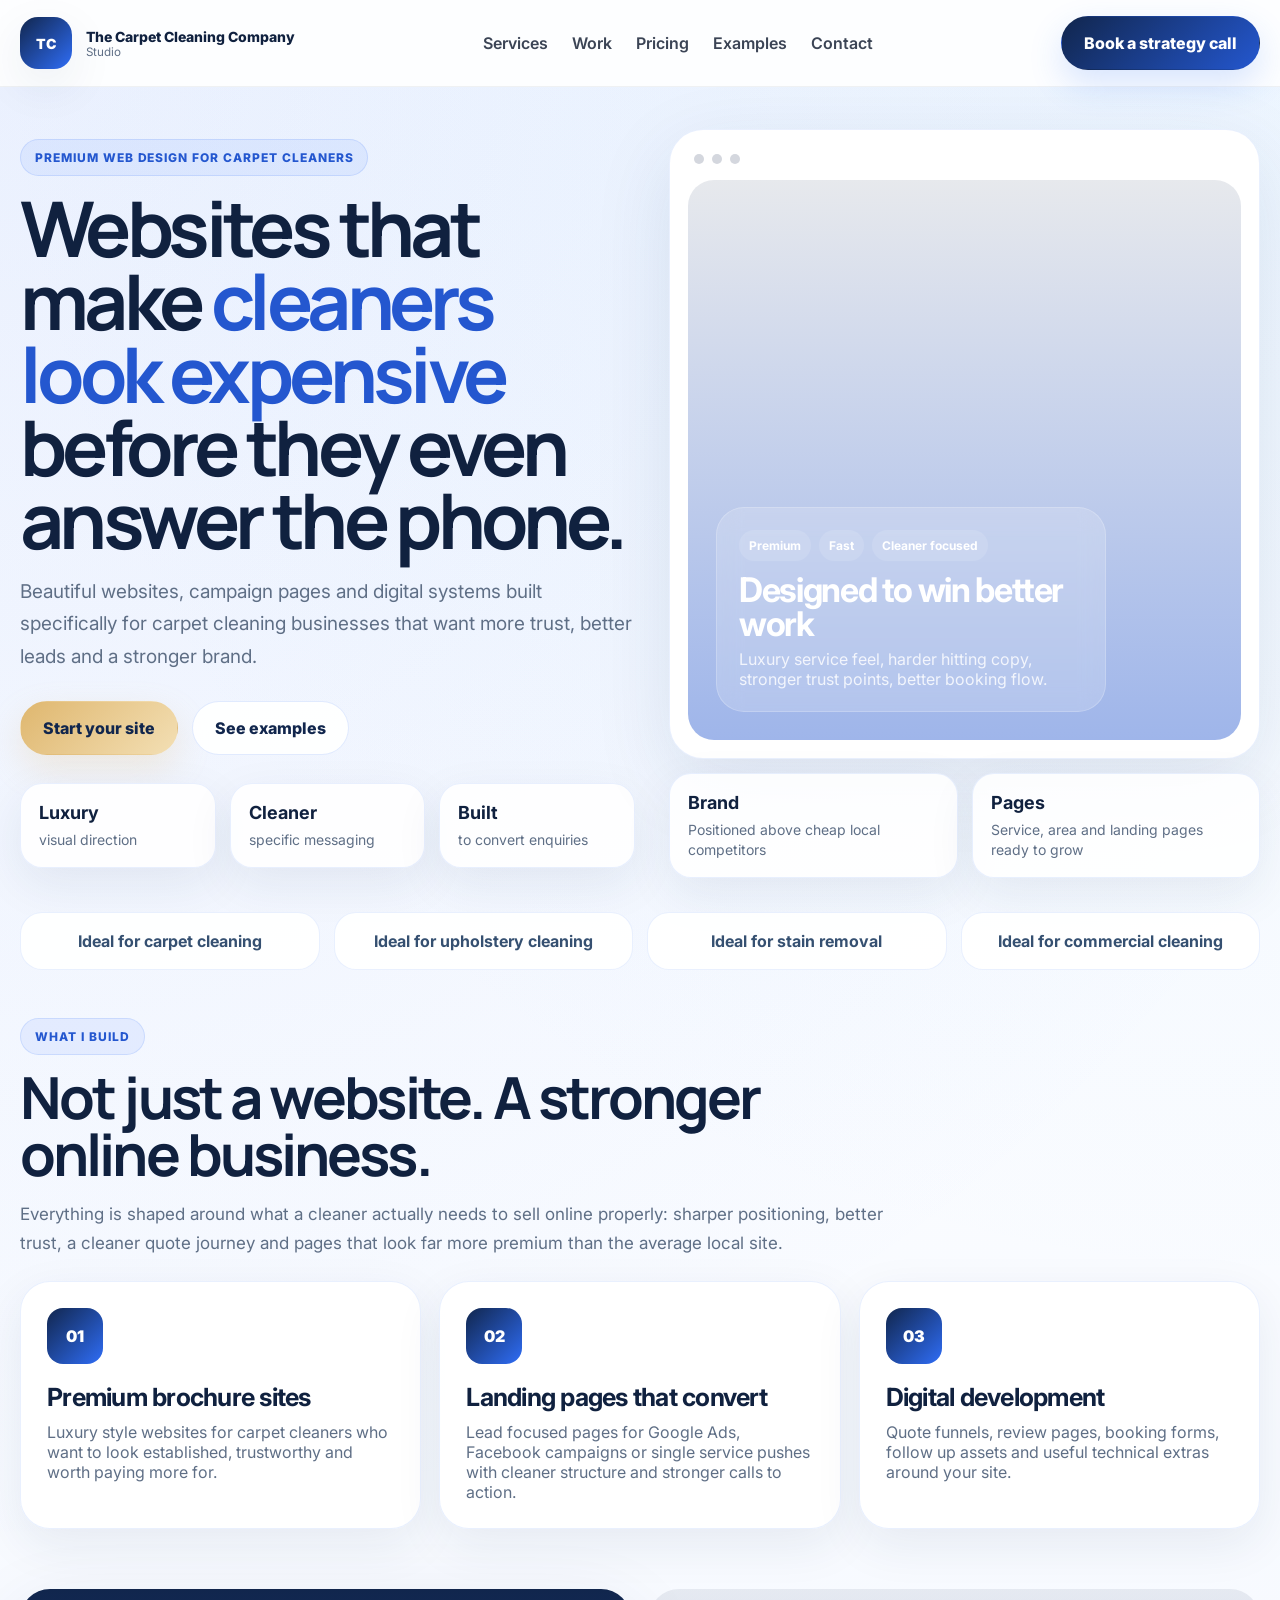
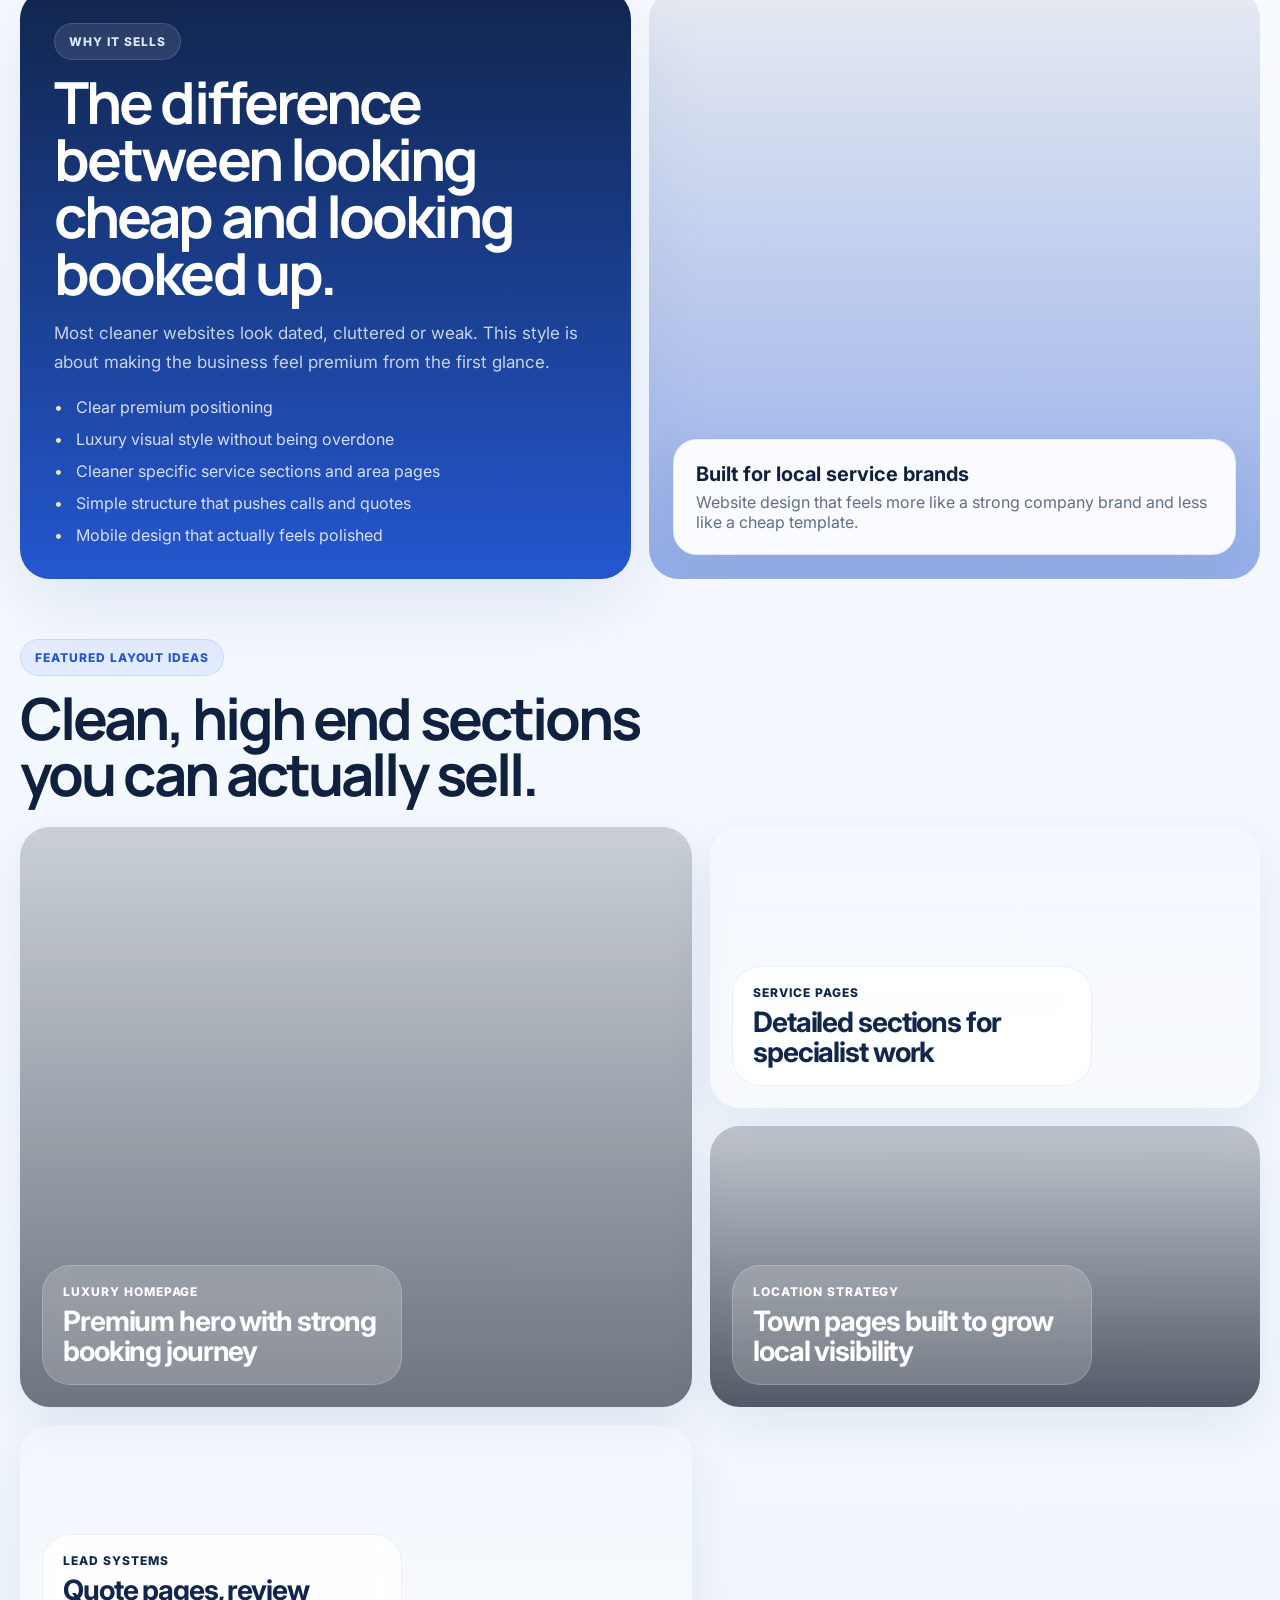
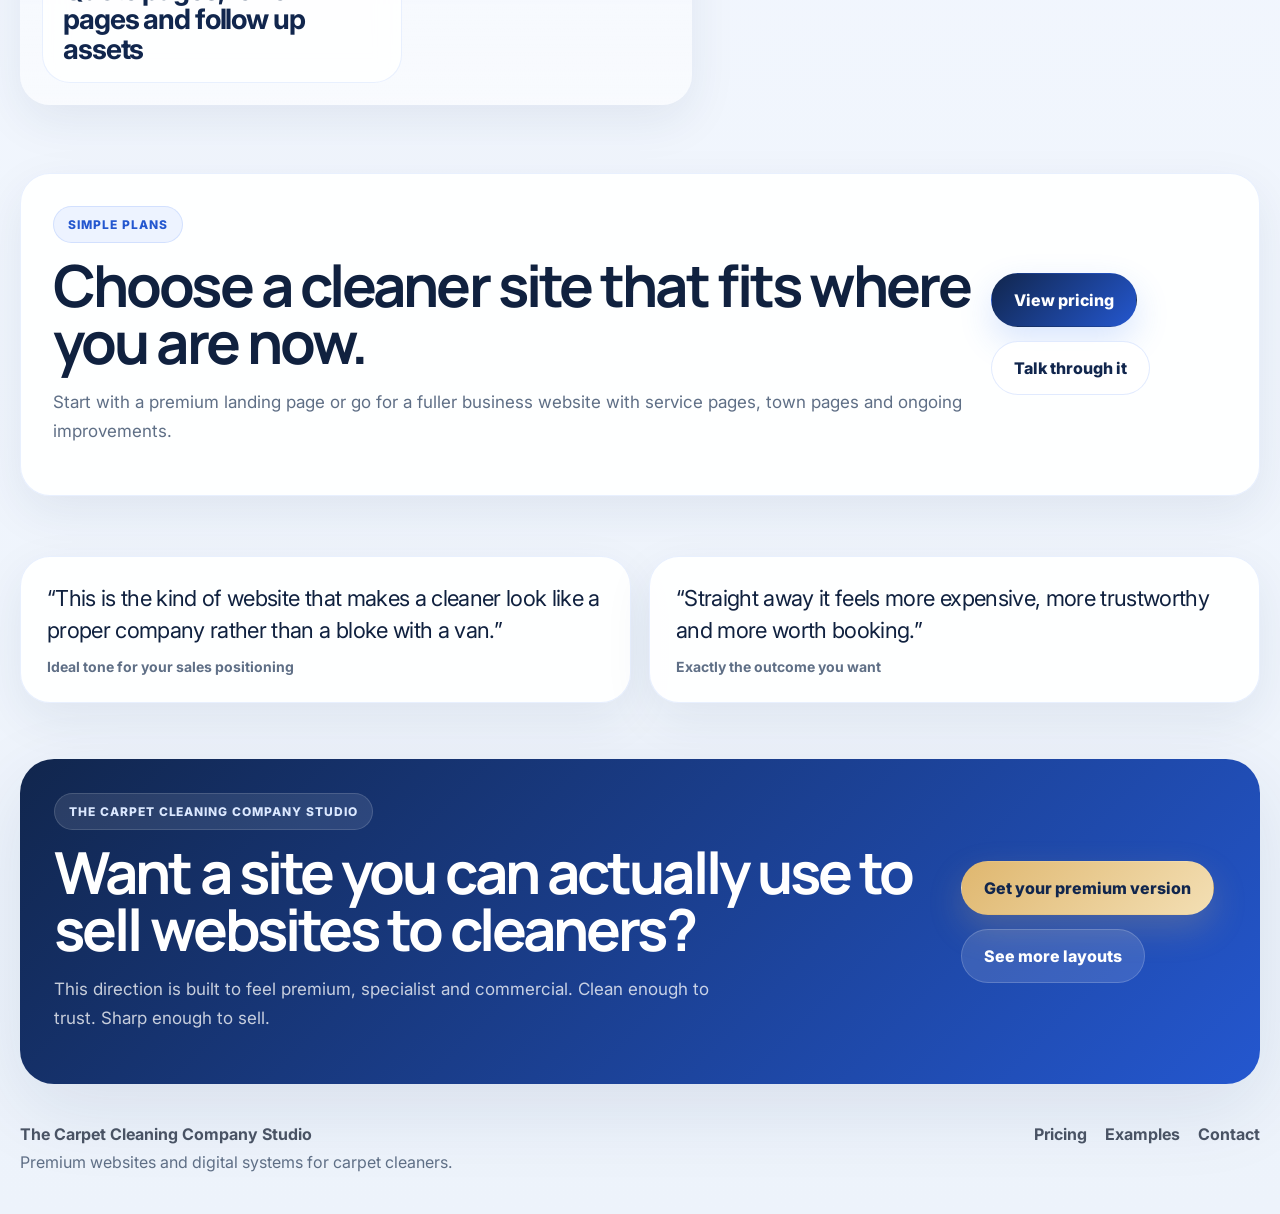
<file: index.html>
<!doctype html>
<html lang="en-GB">
<head>
  <meta charset="utf-8">
  <meta name="viewport" content="width=device-width, initial-scale=1">
  <title>The Carpet Cleaning Company Studio | Premium Websites for Carpet Cleaners</title>
  <meta name="description" content="Premium websites, landing pages and digital systems built specifically for carpet cleaners who want to look elite and win better jobs.">
  <link rel="preconnect" href="https://fonts.googleapis.com">
  <link rel="preconnect" href="https://fonts.gstatic.com" crossorigin>
  <link href="https://fonts.googleapis.com/css2?family=Inter:wght@400;500;600;700;800;900&family=Manrope:wght@600;700;800&display=swap" rel="stylesheet">
  <link rel="stylesheet" href="assets/styles-new.css">
</head>
<body>
  <div class="site-shell">
    <header class="topbar">
      <div class="wrap nav">
        <a class="brand" href="index.html">
          <span class="brand-mark">TC</span>
          <span>
            <strong>The Carpet Cleaning Company</strong>
            <small>Studio</small>
          </span>
        </a>
        <nav class="menu">
          <a href="#services">Services</a>
          <a href="#work">Work</a>
          <a href="pricing.html">Pricing</a>
          <a href="examples.html">Examples</a>
          <a href="contact.html">Contact</a>
        </nav>
        <a class="button button-dark" href="contact.html">Book a strategy call</a>
      </div>
    </header>

    <main>
      <section class="hero wrap">
        <div class="hero-copy">
          <div class="eyebrow">Premium web design for carpet cleaners</div>
          <h1>Websites that make <span>cleaners look expensive</span> before they even answer the phone.</h1>
          <p class="lead">Beautiful websites, campaign pages and digital systems built specifically for carpet cleaning businesses that want more trust, better leads and a stronger brand.</p>
          <div class="hero-actions">
            <a class="button button-gold" href="contact.html">Start your site</a>
            <a class="button button-light" href="#work">See examples</a>
          </div>
          <div class="hero-metrics">
            <article><strong>Luxury</strong><span>visual direction</span></article>
            <article><strong>Cleaner</strong><span>specific messaging</span></article>
            <article><strong>Built</strong><span>to convert enquiries</span></article>
          </div>
        </div>
        <div class="hero-visual">
          <div class="device-card">
            <div class="device-top">
              <span></span><span></span><span></span>
            </div>
            <div class="device-screen hero-bg">
              <div class="floating-panel glass">
                <div class="pill-row">
                  <span>Premium</span>
                  <span>Fast</span>
                  <span>Cleaner focused</span>
                </div>
                <h2>Designed to win better work</h2>
                <p>Luxury service feel, harder hitting copy, stronger trust points, better booking flow.</p>
              </div>
            </div>
          </div>
          <div class="mini-cards">
            <div class="mini-card"><strong>Brand</strong><span>Positioned above cheap local competitors</span></div>
            <div class="mini-card"><strong>Pages</strong><span>Service, area and landing pages ready to grow</span></div>
          </div>
        </div>
      </section>

      <section class="logo-strip wrap">
        <div>Ideal for carpet cleaning</div>
        <div>Ideal for upholstery cleaning</div>
        <div>Ideal for stain removal</div>
        <div>Ideal for commercial cleaning</div>
      </section>

      <section class="section wrap" id="services">
        <div class="section-intro">
          <span class="section-kicker">What I build</span>
          <h2>Not just a website. A stronger online business.</h2>
          <p>Everything is shaped around what a cleaner actually needs to sell online properly: sharper positioning, better trust, a cleaner quote journey and pages that look far more premium than the average local site.</p>
        </div>
        <div class="card-grid three">
          <article class="card soft">
            <div class="icon">01</div>
            <h3>Premium brochure sites</h3>
            <p>Luxury style websites for carpet cleaners who want to look established, trustworthy and worth paying more for.</p>
          </article>
          <article class="card soft">
            <div class="icon">02</div>
            <h3>Landing pages that convert</h3>
            <p>Lead focused pages for Google Ads, Facebook campaigns or single service pushes with cleaner structure and stronger calls to action.</p>
          </article>
          <article class="card soft">
            <div class="icon">03</div>
            <h3>Digital development</h3>
            <p>Quote funnels, review pages, booking forms, follow up assets and useful technical extras around your site.</p>
          </article>
        </div>
      </section>

      <section class="section split wrap">
        <div class="panel dark-panel">
          <span class="section-kicker light">Why it sells</span>
          <h2>The difference between looking cheap and looking booked up.</h2>
          <p>Most cleaner websites look dated, cluttered or weak. This style is about making the business feel premium from the first glance.</p>
          <ul class="feature-list">
            <li>Clear premium positioning</li>
            <li>Luxury visual style without being overdone</li>
            <li>Cleaner specific service sections and area pages</li>
            <li>Simple structure that pushes calls and quotes</li>
            <li>Mobile design that actually feels polished</li>
          </ul>
        </div>
        <div class="panel image-panel office-bg">
          <div class="overlay-card">
            <strong>Built for local service brands</strong>
            <p>Website design that feels more like a strong company brand and less like a cheap template.</p>
          </div>
        </div>
      </section>

      <section class="section wrap" id="work">
        <div class="section-intro narrow">
          <span class="section-kicker">Featured layout ideas</span>
          <h2>Clean, high end sections you can actually sell.</h2>
        </div>
        <div class="showcase-grid">
          <article class="showcase-card tall carpet-bg">
            <div class="showcase-copy glass">
              <small>Luxury homepage</small>
              <h3>Premium hero with strong booking journey</h3>
            </div>
          </article>
          <article class="showcase-card sofa-bg">
            <div class="showcase-copy glass light-glass">
              <small>Service pages</small>
              <h3>Detailed sections for specialist work</h3>
            </div>
          </article>
          <article class="showcase-card dark showroom-bg">
            <div class="showcase-copy glass">
              <small>Location strategy</small>
              <h3>Town pages built to grow local visibility</h3>
            </div>
          </article>
          <article class="showcase-card clean-bg">
            <div class="showcase-copy glass light-glass">
              <small>Lead systems</small>
              <h3>Quote pages, review pages and follow up assets</h3>
            </div>
          </article>
        </div>
      </section>

      <section class="section wrap pricing-tease">
        <div class="pricing-box">
          <div>
            <span class="section-kicker">Simple plans</span>
            <h2>Choose a cleaner site that fits where you are now.</h2>
            <p>Start with a premium landing page or go for a fuller business website with service pages, town pages and ongoing improvements.</p>
          </div>
          <div class="pricing-actions">
            <a class="button button-dark" href="pricing.html">View pricing</a>
            <a class="button button-light" href="contact.html">Talk through it</a>
          </div>
        </div>
      </section>

      <section class="section wrap testimonial-strip">
        <div class="quote-card">
          <p>“This is the kind of website that makes a cleaner look like a proper company rather than a bloke with a van.”</p>
          <span>Ideal tone for your sales positioning</span>
        </div>
        <div class="quote-card">
          <p>“Straight away it feels more expensive, more trustworthy and more worth booking.”</p>
          <span>Exactly the outcome you want</span>
        </div>
      </section>

      <section class="cta-band wrap">
        <div>
          <span class="section-kicker light">The Carpet Cleaning Company Studio</span>
          <h2>Want a site you can actually use to sell websites to cleaners?</h2>
          <p>This direction is built to feel premium, specialist and commercial. Clean enough to trust. Sharp enough to sell.</p>
        </div>
        <div class="cta-actions">
          <a class="button button-gold" href="contact.html">Get your premium version</a>
          <a class="button button-light invert" href="examples.html">See more layouts</a>
        </div>
      </section>
    </main>

    <footer class="footer wrap">
      <div>
        <strong>The Carpet Cleaning Company Studio</strong>
        <p>Premium websites and digital systems for carpet cleaners.</p>
      </div>
      <div class="footer-links">
        <a href="pricing.html">Pricing</a>
        <a href="examples.html">Examples</a>
        <a href="contact.html">Contact</a>
      </div>
    </footer>
  </div>
  <script src="assets/script.js"></script>
</body>
</html>
</file>
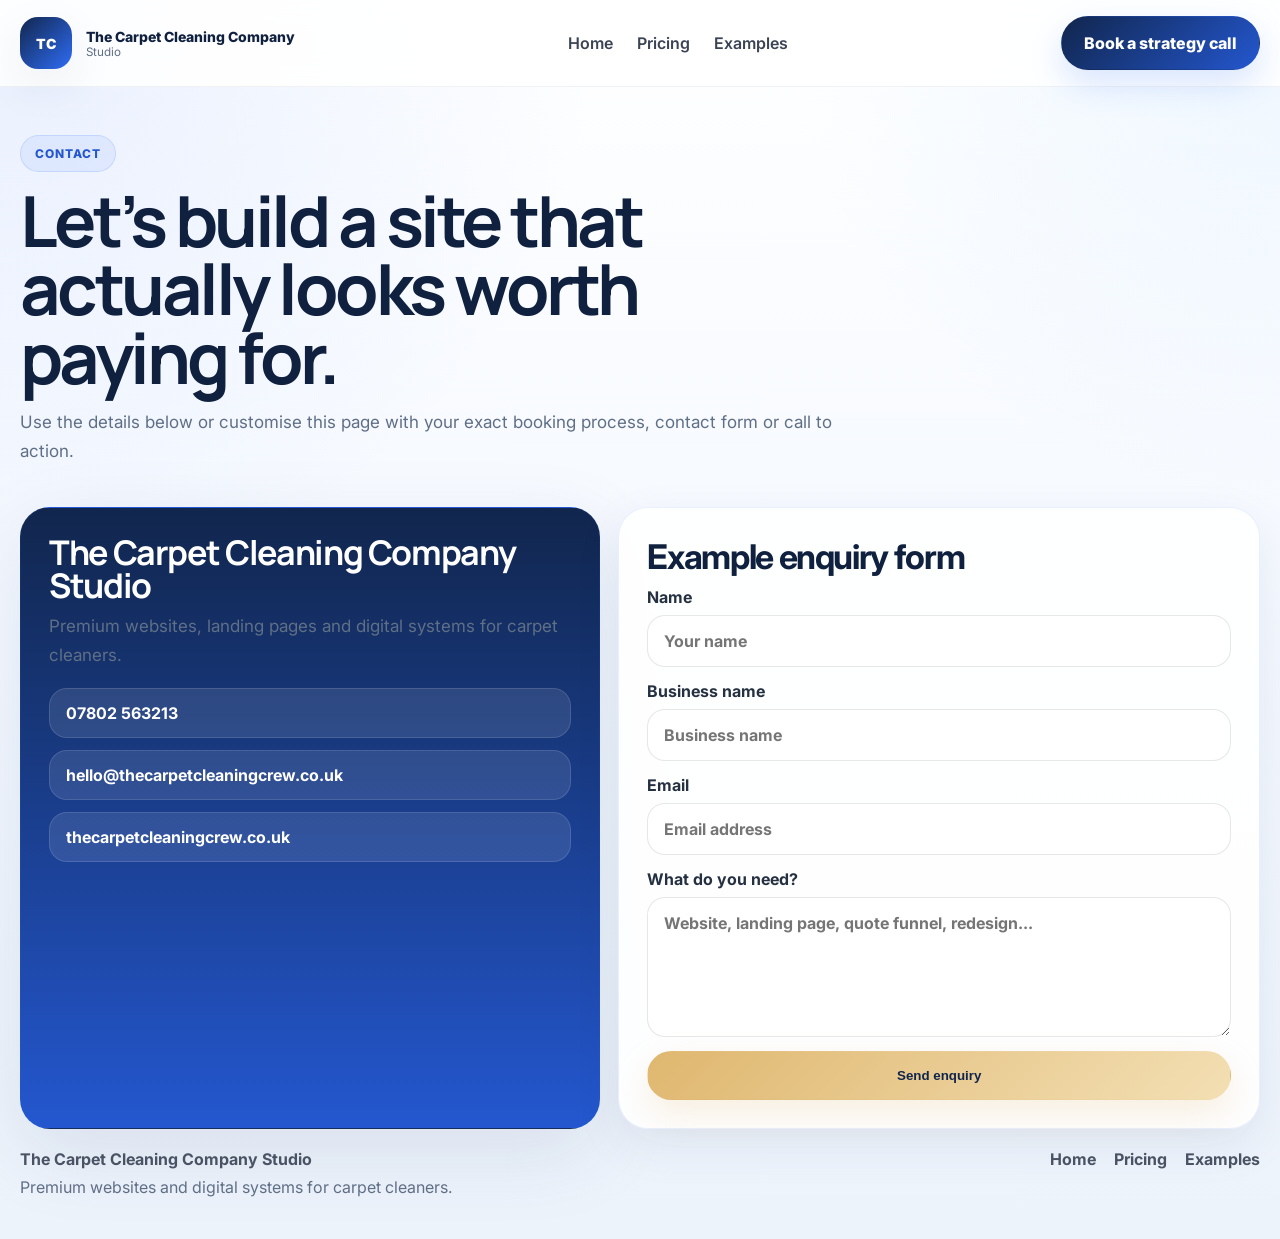
<file: contact.html>
<!doctype html>
<html lang="en-GB">
<head>
  <meta charset="utf-8">
  <meta name="viewport" content="width=device-width, initial-scale=1">
  <title>Contact | The Carpet Cleaning Company Studio</title>
  <meta name="description" content="Get in touch about premium web design for carpet cleaners.">
  <link rel="preconnect" href="https://fonts.googleapis.com">
  <link rel="preconnect" href="https://fonts.gstatic.com" crossorigin>
  <link href="https://fonts.googleapis.com/css2?family=Inter:wght@400;500;600;700;800;900&family=Manrope:wght@600;700;800&display=swap" rel="stylesheet">
  <link rel="stylesheet" href="assets/styles-new.css">
</head>
<body>
  <header class="topbar">
    <div class="wrap nav">
      <a class="brand" href="index.html"><span class="brand-mark">TC</span><span><strong>The Carpet Cleaning Company</strong><small>Studio</small></span></a>
      <nav class="menu">
        <a href="index.html">Home</a>
        <a href="pricing.html">Pricing</a>
        <a href="examples.html">Examples</a>
      </nav>
      <a class="button button-dark" href="contact.html">Book a strategy call</a>
    </div>
  </header>

  <main class="page wrap">
    <section class="page-hero slim">
      <span class="section-kicker">Contact</span>
      <h1>Let’s build a site that actually looks worth paying for.</h1>
      <p>Use the details below or customise this page with your exact booking process, contact form or call to action.</p>
    </section>

    <section class="contact-layout">
      <div class="contact-box dark-panel">
        <h2>The Carpet Cleaning Company Studio</h2>
        <p>Premium websites, landing pages and digital systems for carpet cleaners.</p>
        <div class="contact-list">
          <a href="tel:07802563213">07802 563213</a>
          <a href="mailto:hello@thecarpetcleaningcrew.co.uk">hello@thecarpetcleaningcrew.co.uk</a>
          <a href="https://www.thecarpetcleaningcrew.co.uk" target="_blank" rel="noopener">thecarpetcleaningcrew.co.uk</a>
        </div>
      </div>
      <div class="contact-box form-box">
        <h2>Example enquiry form</h2>
        <form class="enquiry-form">
          <label>Name<input type="text" placeholder="Your name"></label>
          <label>Business name<input type="text" placeholder="Business name"></label>
          <label>Email<input type="email" placeholder="Email address"></label>
          <label>What do you need?<textarea placeholder="Website, landing page, quote funnel, redesign..."></textarea></label>
          <button type="button" class="button button-gold block">Send enquiry</button>
        </form>
      </div>
    </section>
  </main>

  <footer class="footer wrap">
    <div><strong>The Carpet Cleaning Company Studio</strong><p>Premium websites and digital systems for carpet cleaners.</p></div>
    <div class="footer-links"><a href="index.html">Home</a><a href="pricing.html">Pricing</a><a href="examples.html">Examples</a></div>
  </footer>
</body>
</html>
</file>
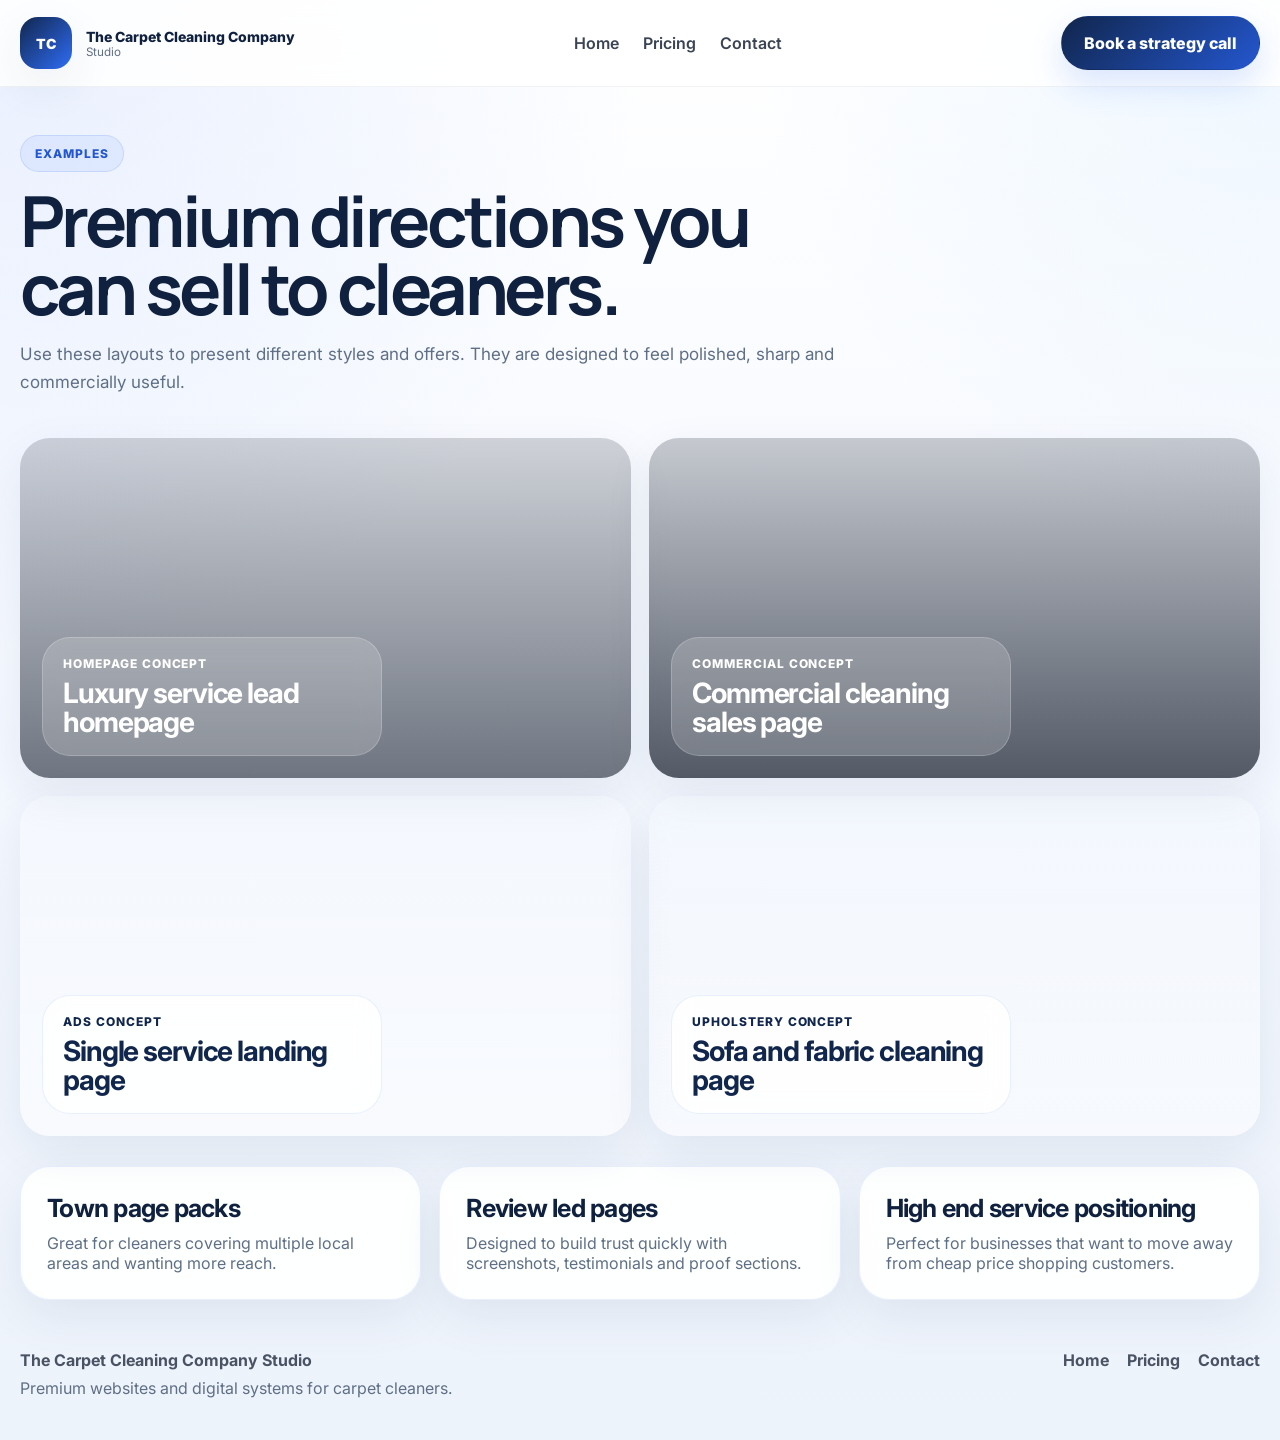
<file: examples.html>
<!doctype html>
<html lang="en-GB">
<head>
  <meta charset="utf-8">
  <meta name="viewport" content="width=device-width, initial-scale=1">
  <title>Examples | The Carpet Cleaning Company Studio</title>
  <meta name="description" content="Example layout directions for premium carpet cleaner websites.">
  <link rel="preconnect" href="https://fonts.googleapis.com">
  <link rel="preconnect" href="https://fonts.gstatic.com" crossorigin>
  <link href="https://fonts.googleapis.com/css2?family=Inter:wght@400;500;600;700;800;900&family=Manrope:wght@600;700;800&display=swap" rel="stylesheet">
  <link rel="stylesheet" href="assets/styles-new.css">
</head>
<body>
  <header class="topbar">
    <div class="wrap nav">
      <a class="brand" href="index.html"><span class="brand-mark">TC</span><span><strong>The Carpet Cleaning Company</strong><small>Studio</small></span></a>
      <nav class="menu">
        <a href="index.html">Home</a>
        <a href="pricing.html">Pricing</a>
        <a href="contact.html">Contact</a>
      </nav>
      <a class="button button-dark" href="contact.html">Book a strategy call</a>
    </div>
  </header>

  <main class="page wrap">
    <section class="page-hero slim">
      <span class="section-kicker">Examples</span>
      <h1>Premium directions you can sell to cleaners.</h1>
      <p>Use these layouts to present different styles and offers. They are designed to feel polished, sharp and commercially useful.</p>
    </section>

    <section class="masonry-grid">
      <article class="masonry-card carpet-bg"><div class="masonry-copy glass"><small>Homepage concept</small><h3>Luxury service lead homepage</h3></div></article>
      <article class="masonry-card showroom-bg"><div class="masonry-copy glass"><small>Commercial concept</small><h3>Commercial cleaning sales page</h3></div></article>
      <article class="masonry-card clean-bg"><div class="masonry-copy glass light-glass"><small>Ads concept</small><h3>Single service landing page</h3></div></article>
      <article class="masonry-card sofa-bg"><div class="masonry-copy glass light-glass"><small>Upholstery concept</small><h3>Sofa and fabric cleaning page</h3></div></article>
    </section>

    <section class="section">
      <div class="card-grid three">
        <article class="card soft"><h3>Town page packs</h3><p>Great for cleaners covering multiple local areas and wanting more reach.</p></article>
        <article class="card soft"><h3>Review led pages</h3><p>Designed to build trust quickly with screenshots, testimonials and proof sections.</p></article>
        <article class="card soft"><h3>High end service positioning</h3><p>Perfect for businesses that want to move away from cheap price shopping customers.</p></article>
      </div>
    </section>
  </main>

  <footer class="footer wrap">
    <div><strong>The Carpet Cleaning Company Studio</strong><p>Premium websites and digital systems for carpet cleaners.</p></div>
    <div class="footer-links"><a href="index.html">Home</a><a href="pricing.html">Pricing</a><a href="contact.html">Contact</a></div>
  </footer>
</body>
</html>
</file>
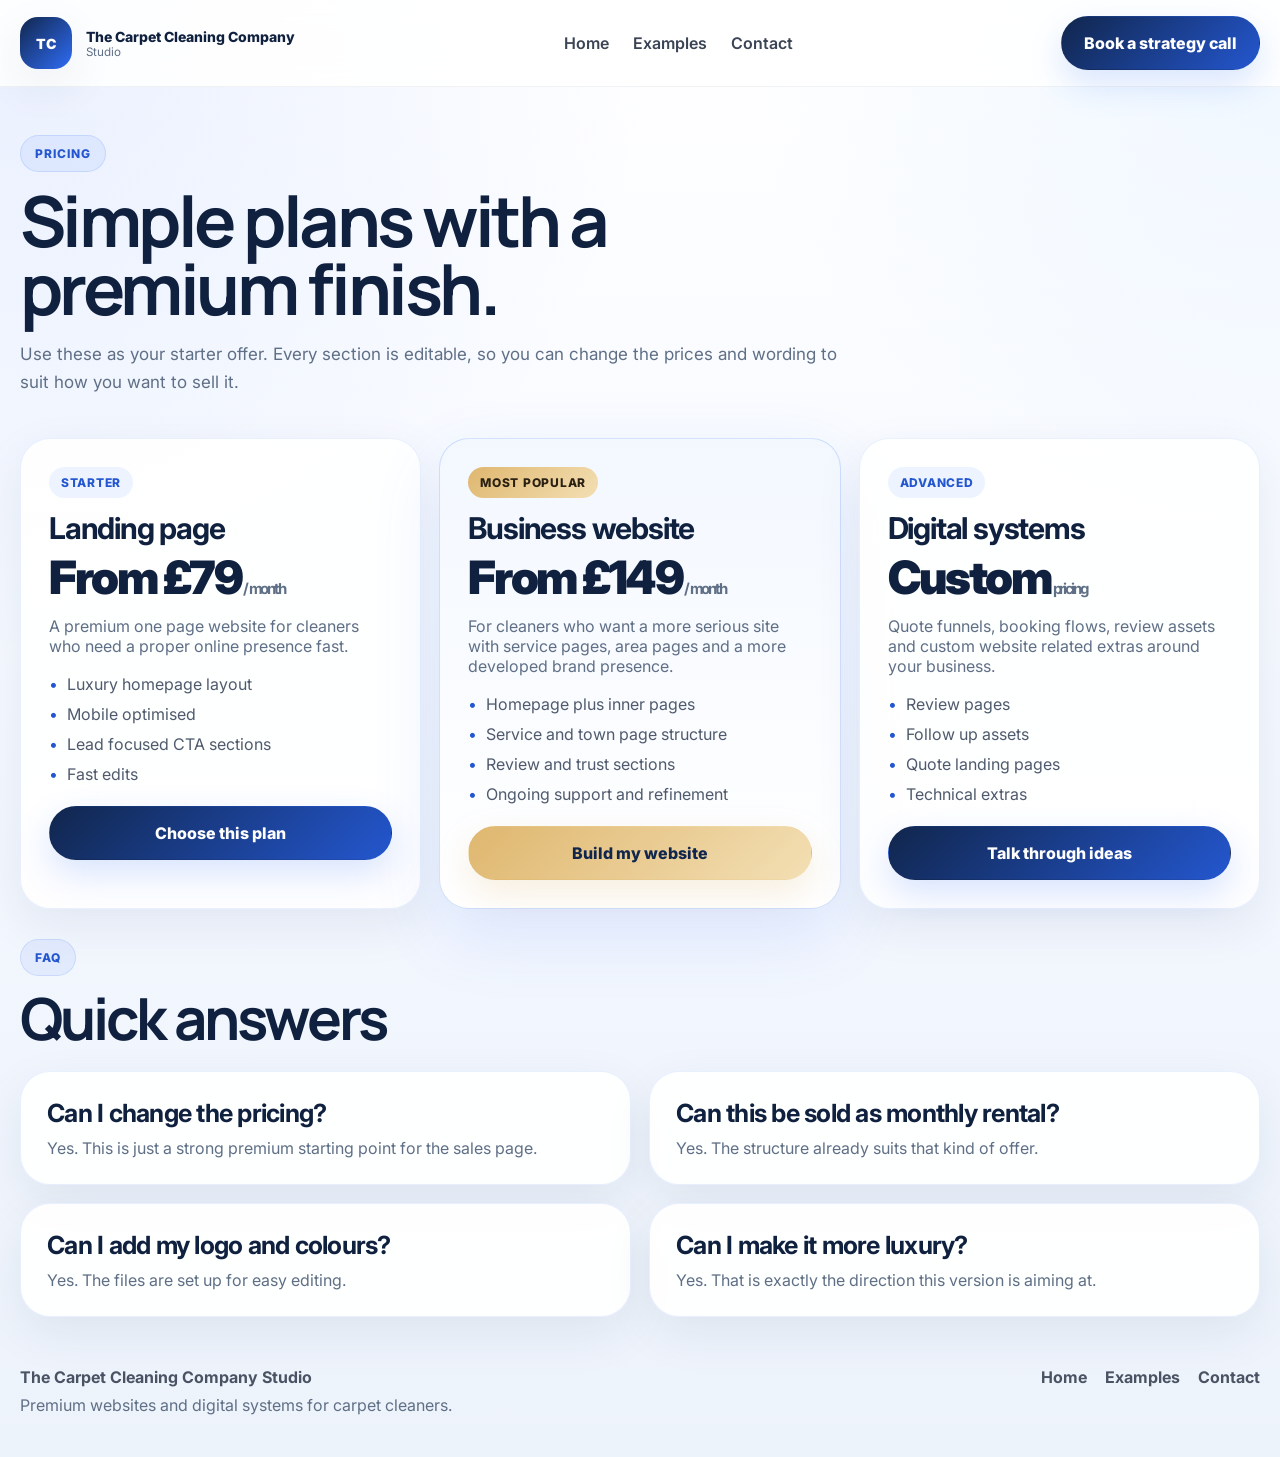
<file: pricing.html>
<!doctype html>
<html lang="en-GB">
<head>
  <meta charset="utf-8">
  <meta name="viewport" content="width=device-width, initial-scale=1">
  <title>Pricing | The Carpet Cleaning Company Studio</title>
  <meta name="description" content="Pricing for premium web design and digital support for carpet cleaners.">
  <link rel="preconnect" href="https://fonts.googleapis.com">
  <link rel="preconnect" href="https://fonts.gstatic.com" crossorigin>
  <link href="https://fonts.googleapis.com/css2?family=Inter:wght@400;500;600;700;800;900&family=Manrope:wght@600;700;800&display=swap" rel="stylesheet">
  <link rel="stylesheet" href="assets/styles-new.css">
</head>
<body>
  <header class="topbar">
    <div class="wrap nav">
      <a class="brand" href="index.html">
        <span class="brand-mark">TC</span>
        <span><strong>The Carpet Cleaning Company</strong><small>Studio</small></span>
      </a>
      <nav class="menu">
        <a href="index.html">Home</a>
        <a href="examples.html">Examples</a>
        <a href="contact.html">Contact</a>
      </nav>
      <a class="button button-dark" href="contact.html">Book a strategy call</a>
    </div>
  </header>

  <main class="page wrap">
    <section class="page-hero slim">
      <span class="section-kicker">Pricing</span>
      <h1>Simple plans with a premium finish.</h1>
      <p>Use these as your starter offer. Every section is editable, so you can change the prices and wording to suit how you want to sell it.</p>
    </section>

    <section class="pricing-grid-3">
      <article class="price-card premium-lite">
        <div class="plan-top"><span class="tag">Starter</span></div>
        <h2>Landing page</h2>
        <div class="price">From £79<span> / month</span></div>
        <p>A premium one page website for cleaners who need a proper online presence fast.</p>
        <ul>
          <li>Luxury homepage layout</li>
          <li>Mobile optimised</li>
          <li>Lead focused CTA sections</li>
          <li>Fast edits</li>
        </ul>
        <a class="button button-dark block" href="contact.html">Choose this plan</a>
      </article>

      <article class="price-card featured-premium">
        <div class="plan-top"><span class="tag gold">Most popular</span></div>
        <h2>Business website</h2>
        <div class="price">From £149<span> / month</span></div>
        <p>For cleaners who want a more serious site with service pages, area pages and a more developed brand presence.</p>
        <ul>
          <li>Homepage plus inner pages</li>
          <li>Service and town page structure</li>
          <li>Review and trust sections</li>
          <li>Ongoing support and refinement</li>
        </ul>
        <a class="button button-gold block" href="contact.html">Build my website</a>
      </article>

      <article class="price-card premium-lite">
        <div class="plan-top"><span class="tag">Advanced</span></div>
        <h2>Digital systems</h2>
        <div class="price">Custom<span> pricing</span></div>
        <p>Quote funnels, booking flows, review assets and custom website related extras around your business.</p>
        <ul>
          <li>Review pages</li>
          <li>Follow up assets</li>
          <li>Quote landing pages</li>
          <li>Technical extras</li>
        </ul>
        <a class="button button-dark block" href="contact.html">Talk through ideas</a>
      </article>
    </section>

    <section class="section faq-section">
      <div class="section-intro narrow">
        <span class="section-kicker">FAQ</span>
        <h2>Quick answers</h2>
      </div>
      <div class="card-grid two">
        <article class="card soft"><h3>Can I change the pricing?</h3><p>Yes. This is just a strong premium starting point for the sales page.</p></article>
        <article class="card soft"><h3>Can this be sold as monthly rental?</h3><p>Yes. The structure already suits that kind of offer.</p></article>
        <article class="card soft"><h3>Can I add my logo and colours?</h3><p>Yes. The files are set up for easy editing.</p></article>
        <article class="card soft"><h3>Can I make it more luxury?</h3><p>Yes. That is exactly the direction this version is aiming at.</p></article>
      </div>
    </section>
  </main>

  <footer class="footer wrap">
    <div><strong>The Carpet Cleaning Company Studio</strong><p>Premium websites and digital systems for carpet cleaners.</p></div>
    <div class="footer-links"><a href="index.html">Home</a><a href="examples.html">Examples</a><a href="contact.html">Contact</a></div>
  </footer>
</body>
</html>
</file>
<file: assets/styles-new.css>
/* colour-v2: blue-luxury palette */
:root {
  --bg: #f4f8ff;
  --bg-alt: #ffffff;
  --panel: #ffffff;
  --text: #10213f;
  --muted: #5f6f86;
  --line: rgba(16, 33, 63, 0.09);
  --dark: #11264d;
  --gold: #dfb76f;
  --gold-2: #f3dfb4;
  --cream: #eef5ff;
  --accent: #2f6df6;
  --accent-2: #7fc2ff;
  --shadow: 0 24px 80px rgba(24, 49, 94, 0.10);
  --shadow-soft: 0 16px 48px rgba(24, 49, 94, 0.08);
  --radius: 30px;
  --wrap: 1240px;
}
* { box-sizing: border-box; }
html { scroll-behavior: smooth; }
body {
  margin: 0;
  font-family: Inter, Arial, sans-serif;
  color: var(--text);
  background:
    radial-gradient(circle at top left, rgba(47,109,246,0.10), transparent 34%),
    radial-gradient(circle at top right, rgba(127,194,255,0.12), transparent 28%),
    linear-gradient(180deg, #ffffff 0%, #f4f8ff 52%, #edf3fb 100%);
}
a { color: inherit; text-decoration: none; }
img { max-width: 100%; display: block; }
.wrap { width: min(calc(100% - 32px), var(--wrap)); margin: 0 auto; }
.topbar {
  position: sticky; top: 0; z-index: 50; backdrop-filter: blur(14px);
  background: rgba(255,255,255,0.88); border-bottom: 1px solid rgba(16,33,63,0.06);
}
.nav { display:flex; align-items:center; justify-content:space-between; gap:20px; padding:16px 0; }
.brand { display:flex; align-items:center; gap:14px; font-size:14px; }
.brand strong { display:block; font-weight:800; }
.brand small { display:block; color:var(--muted); }
.brand-mark {
  width:52px; height:52px; border-radius:18px; background:linear-gradient(135deg, #11264d, #2f6df6);
  color:#fff; display:grid; place-items:center; font-weight:900; box-shadow:var(--shadow-soft);
}
.menu { display:flex; align-items:center; gap:24px; color:#3b4455; font-weight:600; }
.menu a:hover { color:var(--dark); }
.button {
  display:inline-flex; align-items:center; justify-content:center; gap:10px; padding:16px 22px;
  border-radius:999px; font-weight:800; border:1px solid transparent; transition: .2s ease;
}
.button:hover { transform: translateY(-1px); }
.button-dark { background: linear-gradient(135deg, #11264d, #2457cf); color:#fff; box-shadow:0 14px 34px rgba(47,109,246,0.18); }
.button-gold { background: linear-gradient(135deg, #dfb76f, #f3dfb4); color: var(--dark); box-shadow: 0 14px 34px rgba(223,183,111,0.22); }
.button-light { background: rgba(255,255,255,0.92); border-color: rgba(47,109,246,0.14); color: var(--dark); }
.button.block { width:100%; }
.site-shell { overflow:hidden; }
.hero { display:grid; grid-template-columns: 1.02fr 0.98fr; gap:34px; padding:42px 0 26px; align-items:center; }
.hero-copy, .hero-visual { min-width:0; }
.eyebrow, .section-kicker {
  display:inline-flex; align-items:center; gap:8px; padding:10px 14px; border-radius:999px;
  background: rgba(47,109,246,0.08); border:1px solid rgba(47,109,246,0.14); color:#2457cf; font-weight:800; font-size:12px; letter-spacing:.08em; text-transform:uppercase;
}
.section-kicker.light, .eyebrow.light { background:rgba(255,255,255,0.10); color:#dbe8ff; border-color:rgba(255,255,255,0.14); }
.hero h1, .page-hero h1, .section-intro h2, .pricing-box h2, .cta-band h2, .dark-panel h2 {
  font-family: Manrope, Inter, Arial, sans-serif;
}
.hero h1 {
  margin:16px 0 16px; font-size: clamp(44px, 6vw, 88px); line-height:.95; letter-spacing:-.06em; max-width:760px;
}
.hero h1 span { color:#2457cf; }
.lead { font-size:19px; line-height:1.7; color:var(--muted); max-width:700px; }
.hero-actions { display:flex; flex-wrap:wrap; gap:14px; margin:28px 0; }
.hero-metrics { display:grid; grid-template-columns: repeat(3, minmax(0,1fr)); gap:14px; }
.hero-metrics article, .mini-card {
  background: rgba(255,255,255,0.88); border:1px solid rgba(47,109,246,0.10); border-radius:22px; padding:18px; box-shadow:var(--shadow-soft);
}
.hero-metrics strong, .mini-card strong { display:block; font-size:18px; margin-bottom:6px; }
.hero-metrics span, .mini-card span { color:var(--muted); font-size:14px; }
.device-card { background:#fff; border:1px solid rgba(47,109,246,0.10); border-radius:34px; padding:18px; box-shadow:var(--shadow); }
.device-top { display:flex; gap:8px; padding:6px 6px 16px; }
.device-top span { width:10px; height:10px; border-radius:50%; background:#d4d7de; }
.device-screen { min-height:560px; border-radius:26px; overflow:hidden; position:relative; display:flex; align-items:flex-end; padding:28px; }
.hero-bg { background:
  linear-gradient(180deg, rgba(17,38,77,0.10), rgba(36,87,207,0.44)),
  url('https://images.unsplash.com/photo-1556909114-f6e7ad7d3136?auto=format&fit=crop&w=1400&q=80') center/cover no-repeat; }
.office-bg { background:
  linear-gradient(180deg, rgba(17,38,77,0.08), rgba(36,87,207,0.46)),
  url('https://images.unsplash.com/photo-1497366754035-f200968a6e72?auto=format&fit=crop&w=1400&q=80') center/cover no-repeat; min-height:100%; }
.carpet-bg { background:
  linear-gradient(180deg, rgba(15,23,37,0.18), rgba(15,23,37,0.58)),
  url('https://images.unsplash.com/photo-1581579188871-45ea61f2a7c8?auto=format&fit=crop&w=1400&q=80') center/cover no-repeat; }
.sofa-bg { background:
  linear-gradient(180deg, rgba(255,255,255,0.10), rgba(255,255,255,0.45)),
  url('https://images.unsplash.com/photo-1505693416388-ac5ce068fe85?auto=format&fit=crop&w=1400&q=80') center/cover no-repeat; }
.showroom-bg { background:
  linear-gradient(180deg, rgba(15,23,37,0.22), rgba(15,23,37,0.70)),
  url('https://images.unsplash.com/photo-1484154218962-a197022b5858?auto=format&fit=crop&w=1400&q=80') center/cover no-repeat; }
.clean-bg { background:
  linear-gradient(180deg, rgba(255,255,255,0.14), rgba(255,255,255,0.55)),
  url('https://images.unsplash.com/photo-1520607162513-77705c0f0d4a?auto=format&fit=crop&w=1400&q=80') center/cover no-repeat; }
.glass {
  background: rgba(255,255,255,0.18); border:1px solid rgba(255,255,255,0.20); backdrop-filter: blur(12px); border-radius:28px; color:#fff;
}
.light-glass { background: rgba(255,255,255,0.84); color:var(--dark); border-color: rgba(47,109,246,0.10); }
.floating-panel { max-width:390px; padding:22px; }
.pill-row { display:flex; flex-wrap:wrap; gap:8px; margin-bottom:12px; }
.pill-row span { padding:8px 10px; border-radius:999px; background:rgba(255,255,255,0.12); font-size:12px; font-weight:700; }
.floating-panel h2 { margin:0 0 8px; font-size:34px; line-height:1; letter-spacing:-.04em; }
.floating-panel p { margin:0; color:rgba(255,255,255,0.82); }
.mini-cards { display:grid; grid-template-columns: repeat(2, minmax(0,1fr)); gap:14px; margin-top:14px; }
.logo-strip { display:grid; grid-template-columns: repeat(4, minmax(0,1fr)); gap:14px; padding:8px 0 18px; }
.logo-strip div { padding:18px 20px; background:rgba(255,255,255,0.92); border:1px solid rgba(47,109,246,0.10); border-radius:22px; text-align:center; font-weight:700; color:#355071; }
.section { padding:30px 0; }
.section-intro { max-width:900px; margin-bottom:24px; }
.section-intro.narrow { max-width:720px; }
.section-intro h2, .pricing-box h2, .dark-panel h2, .cta-band h2 { margin:14px 0 10px; font-size: clamp(32px, 4.8vw, 58px); line-height:.98; letter-spacing:-.05em; }
.section-intro p, .pricing-box p, .dark-panel p, .cta-band p, .page-hero p { color:var(--muted); font-size:17px; line-height:1.7; }
.card-grid { display:grid; gap:18px; }
.card-grid.three { grid-template-columns: repeat(3, minmax(0,1fr)); }
.card-grid.two { grid-template-columns: repeat(2, minmax(0,1fr)); }
.card, .panel, .quote-card, .pricing-box, .contact-box, .price-card { border-radius:30px; }
.card.soft, .quote-card, .pricing-box, .contact-box, .price-card, .form-box { background:rgba(255,255,255,0.92); border:1px solid rgba(47,109,246,0.10); box-shadow:var(--shadow-soft); }
.card.soft { padding:26px; }
.icon {
  width:56px; height:56px; border-radius:16px; display:grid; place-items:center; background:linear-gradient(135deg, #11264d, #2f6df6); color:#fff; font-weight:900; margin-bottom:18px;
}
.card h3 { margin:0 0 10px; font-size:25px; letter-spacing:-.03em; }
.card p { margin:0; color:var(--muted); }
.split { display:grid; grid-template-columns: 1fr 1fr; gap:18px; }
.dark-panel { background: linear-gradient(180deg, #11264d, #2457cf); color:#fff; padding:34px; box-shadow:var(--shadow); }
.dark-panel p { color:rgba(255,255,255,0.76); }
.feature-list { padding:0; margin:20px 0 0; list-style:none; display:grid; gap:12px; }
.feature-list li { padding-left:22px; position:relative; color:rgba(255,255,255,0.82); }
.feature-list li::before { content:'•'; position:absolute; left:0; color:#f3dfb4; }
.image-panel { position:relative; overflow:hidden; min-height:460px; }
.overlay-card { position:absolute; left:24px; right:24px; bottom:24px; padding:22px; background:rgba(255,255,255,0.94); border:1px solid rgba(47,109,246,0.10); border-radius:24px; box-shadow:var(--shadow-soft); }
.overlay-card strong { display:block; font-size:20px; margin-bottom:6px; }
.overlay-card p { margin:0; color:var(--muted); }
.showcase-grid { display:grid; grid-template-columns: 1.1fr 0.9fr; gap:18px; }
.showcase-card { min-height:280px; border-radius:30px; overflow:hidden; position:relative; display:flex; align-items:flex-end; padding:22px; box-shadow:var(--shadow-soft); }
.showcase-card.tall { min-height:580px; grid-row: span 2; }
.showcase-copy { padding:18px 20px; max-width:360px; }
.showcase-copy small, .masonry-copy small { display:block; font-size:12px; font-weight:800; text-transform:uppercase; letter-spacing:.08em; margin-bottom:8px; }
.showcase-copy h3, .masonry-copy h3 { margin:0; font-size:28px; line-height:1.05; letter-spacing:-.04em; }
.pricing-tease { padding-top:38px; }
.pricing-box { display:flex; justify-content:space-between; gap:20px; align-items:center; padding:32px; }
.pricing-actions, .cta-actions { display:flex; gap:14px; flex-wrap:wrap; }
.testimonial-strip { display:grid; grid-template-columns: repeat(2, minmax(0,1fr)); gap:18px; }
.quote-card { padding:26px; }
.quote-card p { margin:0 0 10px; font-size:22px; line-height:1.45; letter-spacing:-.03em; }
.quote-card span { color:var(--muted); font-size:14px; font-weight:700; }
.cta-band {
  margin:26px auto 40px; background: linear-gradient(135deg, #11264d, #2457cf); color:#fff; border-radius:34px; padding:34px;
  display:flex; justify-content:space-between; gap:20px; align-items:center; box-shadow:var(--shadow);
}
.cta-band p { color:rgba(255,255,255,0.76); max-width:700px; }
.button-light.invert { background:rgba(255,255,255,0.12); color:#fff; border-color:rgba(255,255,255,0.18); }
.footer { display:flex; justify-content:space-between; gap:18px; align-items:flex-start; padding:0 0 42px; color:#495364; }
.footer p { margin:8px 0 0; color:var(--muted); }
.footer-links { display:flex; gap:18px; flex-wrap:wrap; font-weight:700; }
.page { padding:24px 0 20px; }
.page-hero.slim { max-width:820px; padding:24px 0 24px; }
.page-hero h1 { margin:14px 0 10px; font-size: clamp(40px, 5.5vw, 76px); line-height:.97; letter-spacing:-.05em; }
.pricing-grid-3 { display:grid; grid-template-columns: repeat(3, minmax(0,1fr)); gap:18px; }
.price-card { padding:28px; }
.price-card h2 { margin:12px 0 8px; font-size:30px; letter-spacing:-.04em; }
.price { font-size:46px; font-weight:900; line-height:1; letter-spacing:-.05em; margin-bottom:12px; }
.price span { font-size:15px; color:var(--muted); font-weight:700; }
.price-card p { color:var(--muted); }
.price-card ul { padding:0; list-style:none; margin:18px 0 22px; display:grid; gap:10px; }
.price-card li { padding-left:18px; position:relative; color:#4f5a6d; }
.price-card li::before { content:'•'; position:absolute; left:0; color:#2457cf; }
.plan-top { display:flex; justify-content:space-between; }
.tag { display:inline-flex; padding:8px 12px; border-radius:999px; background:#edf4ff; color:#2457cf; font-size:12px; font-weight:800; text-transform:uppercase; letter-spacing:.06em; }
.tag.gold { background:linear-gradient(135deg, #dfb76f, #f3dfb4); color:#2b2113; }
.featured-premium { background: linear-gradient(180deg, #f3f8ff, #ffffff); border:1px solid rgba(47,109,246,0.20); box-shadow:0 26px 70px rgba(47,109,246,0.12); }
.premium-lite { background:rgba(255,255,255,0.88); }
.masonry-grid { display:grid; grid-template-columns: repeat(2, minmax(0,1fr)); gap:18px; }
.masonry-card { min-height:340px; border-radius:30px; overflow:hidden; position:relative; display:flex; align-items:flex-end; padding:22px; box-shadow:var(--shadow-soft); }
.masonry-copy { padding:18px 20px; max-width:340px; }
.contact-layout { display:grid; grid-template-columns: 0.95fr 1.05fr; gap:18px; }
.contact-box { padding:28px; }
.contact-box h2 { margin:0 0 10px; font-size:34px; letter-spacing:-.04em; }
.contact-box p { margin:0 0 18px; color:var(--muted); }
.contact-list { display:grid; gap:12px; }
.contact-list a {
  padding:14px 16px; border-radius:18px; background:rgba(255,255,255,0.10); border:1px solid rgba(255,255,255,0.12); color:#fff; font-weight:700;
}
.form-box { background:rgba(255,255,255,0.9); }
.enquiry-form { display:grid; gap:14px; }
.enquiry-form label { display:grid; gap:8px; font-weight:700; color:#253041; }
.enquiry-form input, .enquiry-form textarea {
  width:100%; border:1px solid rgba(16,24,40,0.10); border-radius:18px; padding:15px 16px; font:inherit; background:#fff;
}
.enquiry-form textarea { min-height:140px; resize:vertical; }
@media (max-width: 1100px) {
  .hero, .split, .showcase-grid, .pricing-box, .cta-band, .pricing-grid-3, .contact-layout, .card-grid.three, .card-grid.two, .testimonial-strip, .logo-strip, .masonry-grid { grid-template-columns:1fr; display:grid; }
  .pricing-box, .cta-band, .footer { display:grid; }
  .hero-metrics, .mini-cards { grid-template-columns:1fr; }
}
@media (max-width: 820px) {
  .menu, .nav .button-dark { display:none; }
  .hero { padding-top:28px; }
  .hero h1 { font-size: clamp(38px, 12vw, 62px); }
  .device-screen { min-height:420px; }
  .showcase-card.tall { min-height:320px; grid-row:auto; }
  .pricing-box, .cta-band, .dark-panel, .card.soft, .quote-card, .contact-box, .price-card, .device-card { padding:22px; }
  .hero-actions, .pricing-actions, .cta-actions { flex-direction:column; }
  .button { width:100%; }
}
</file>
